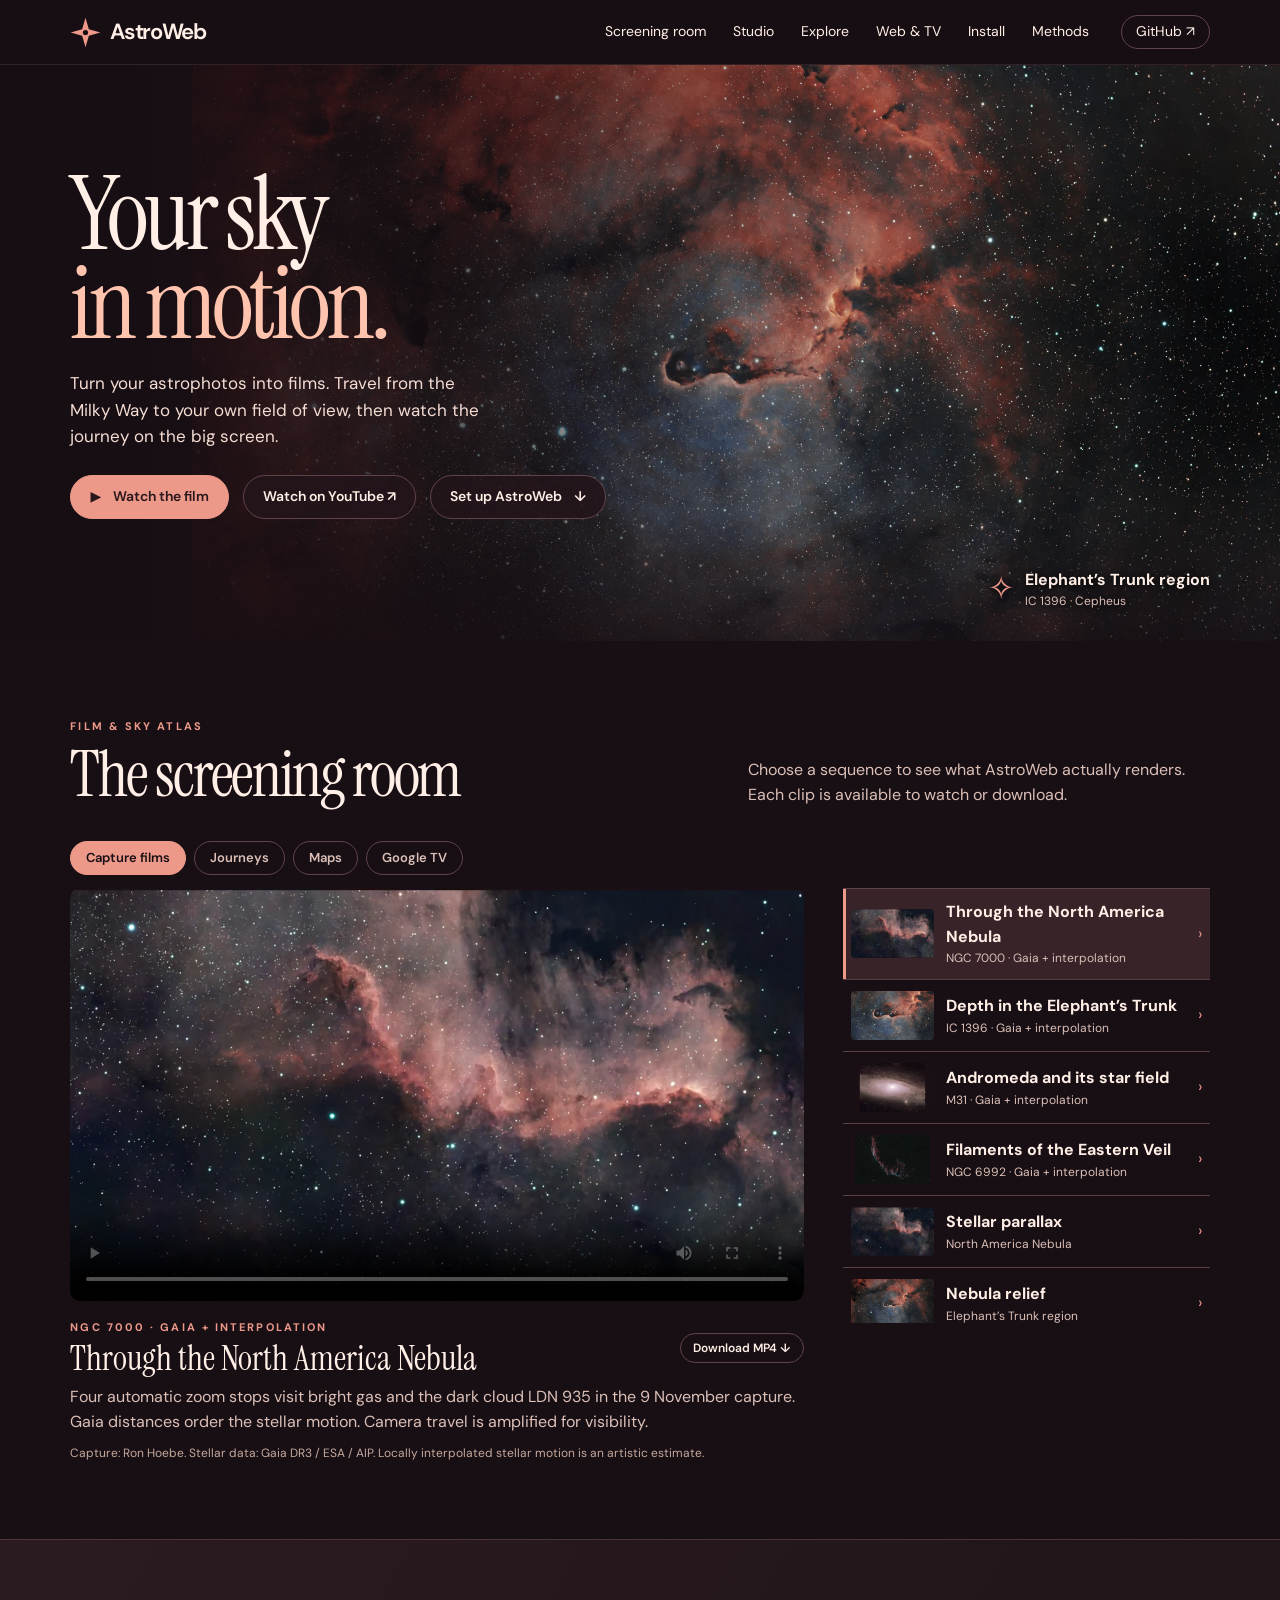
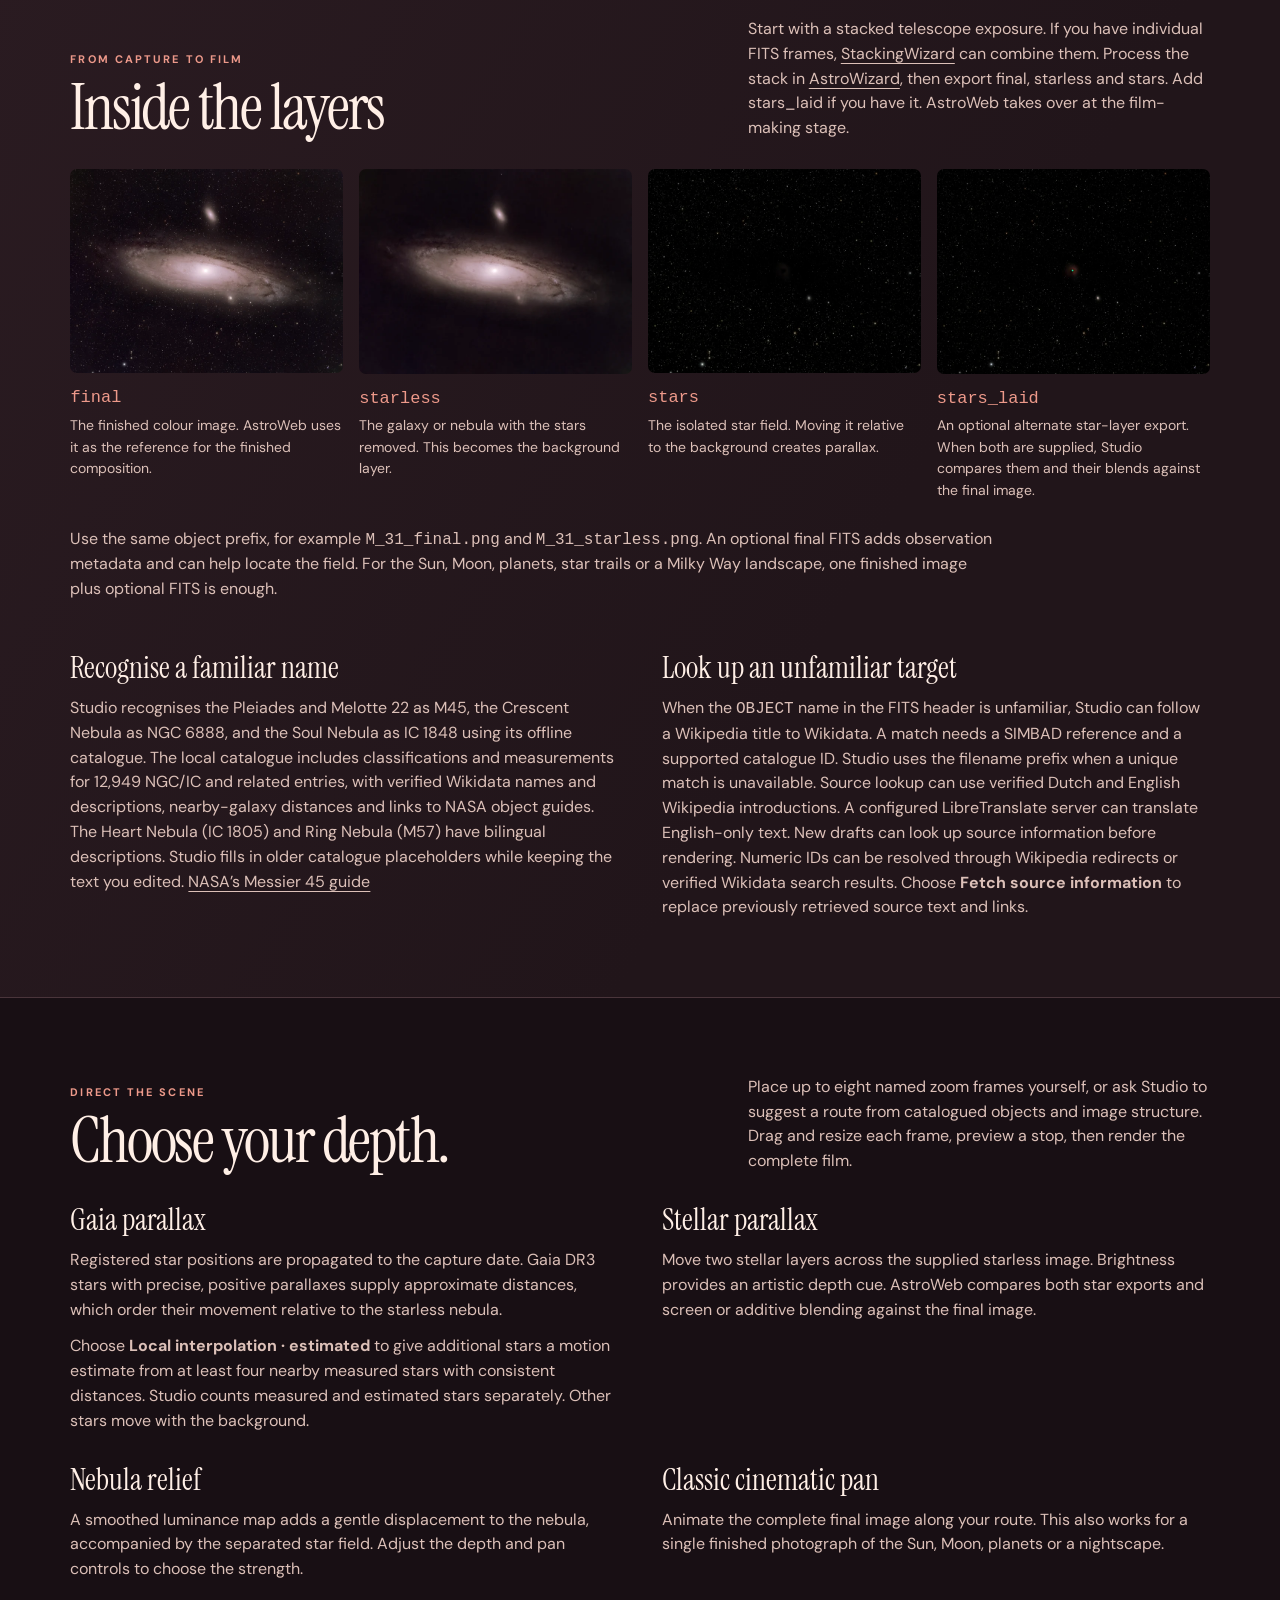
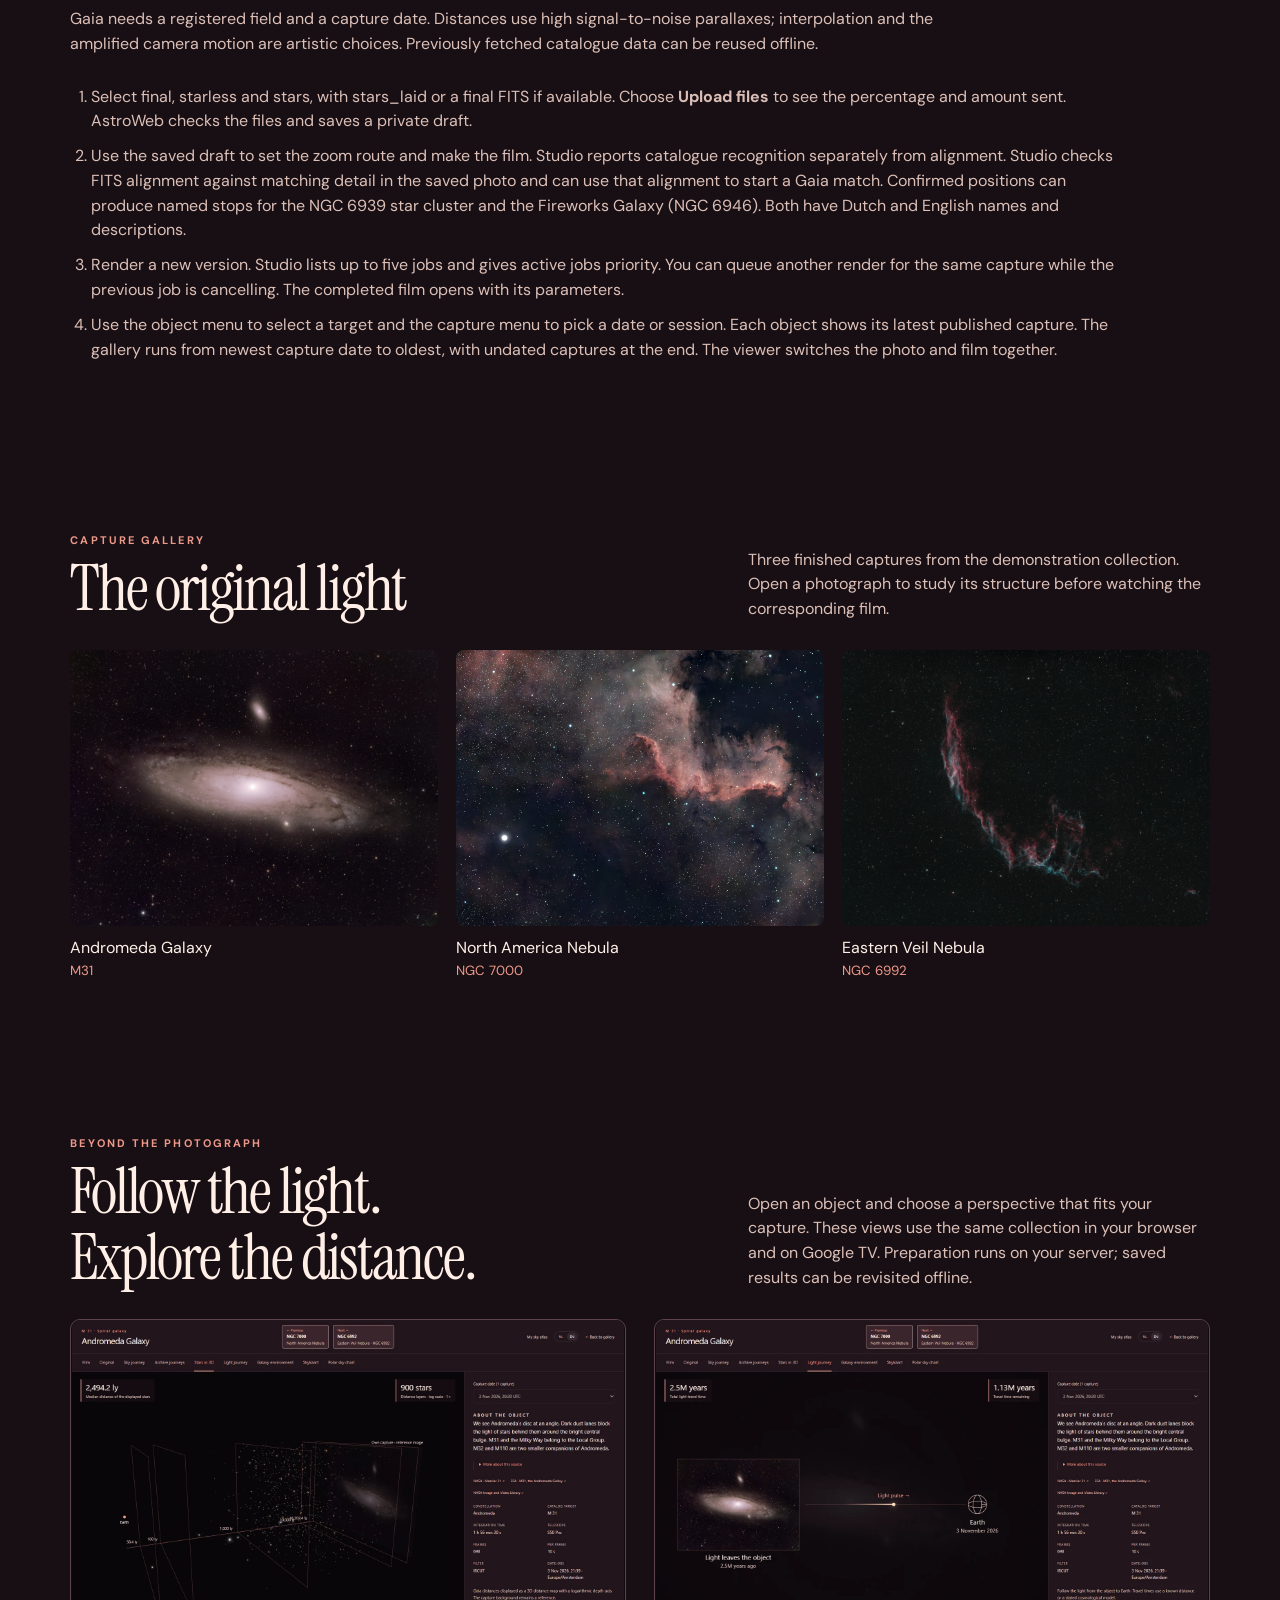
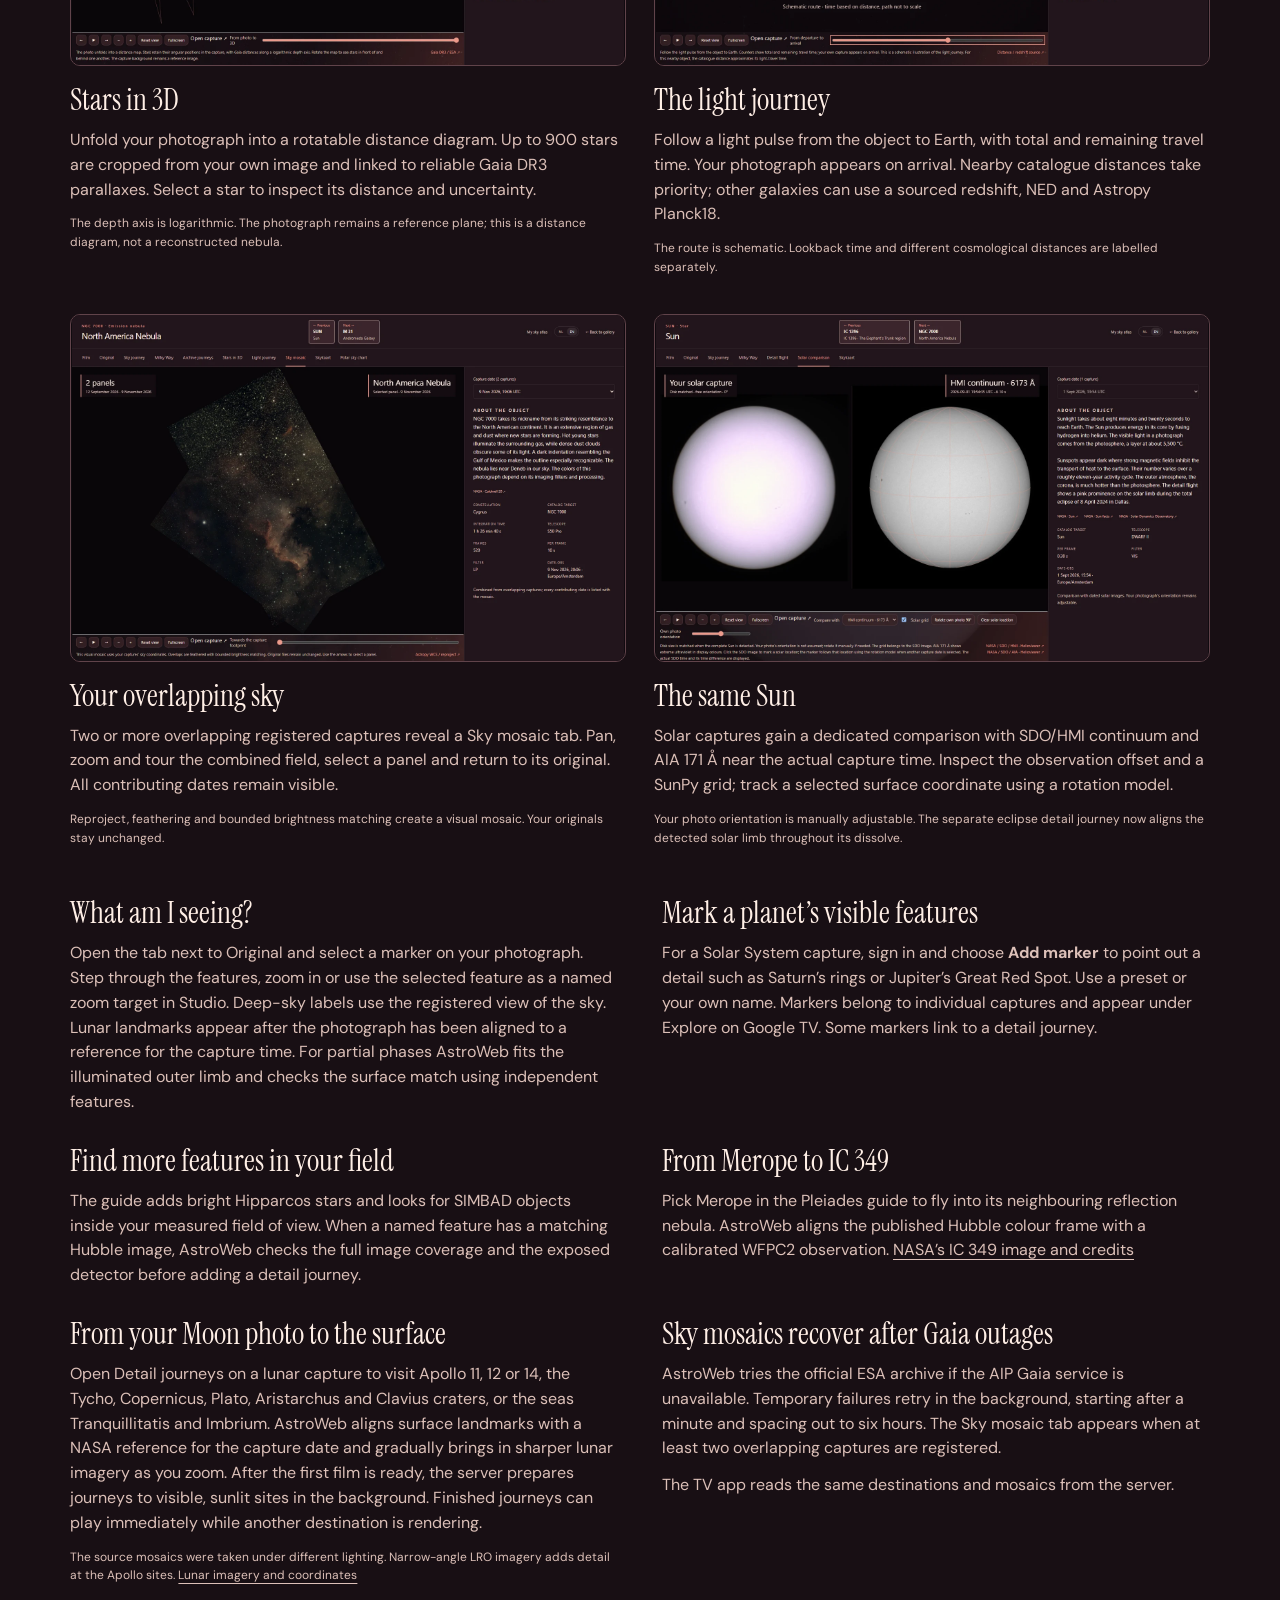
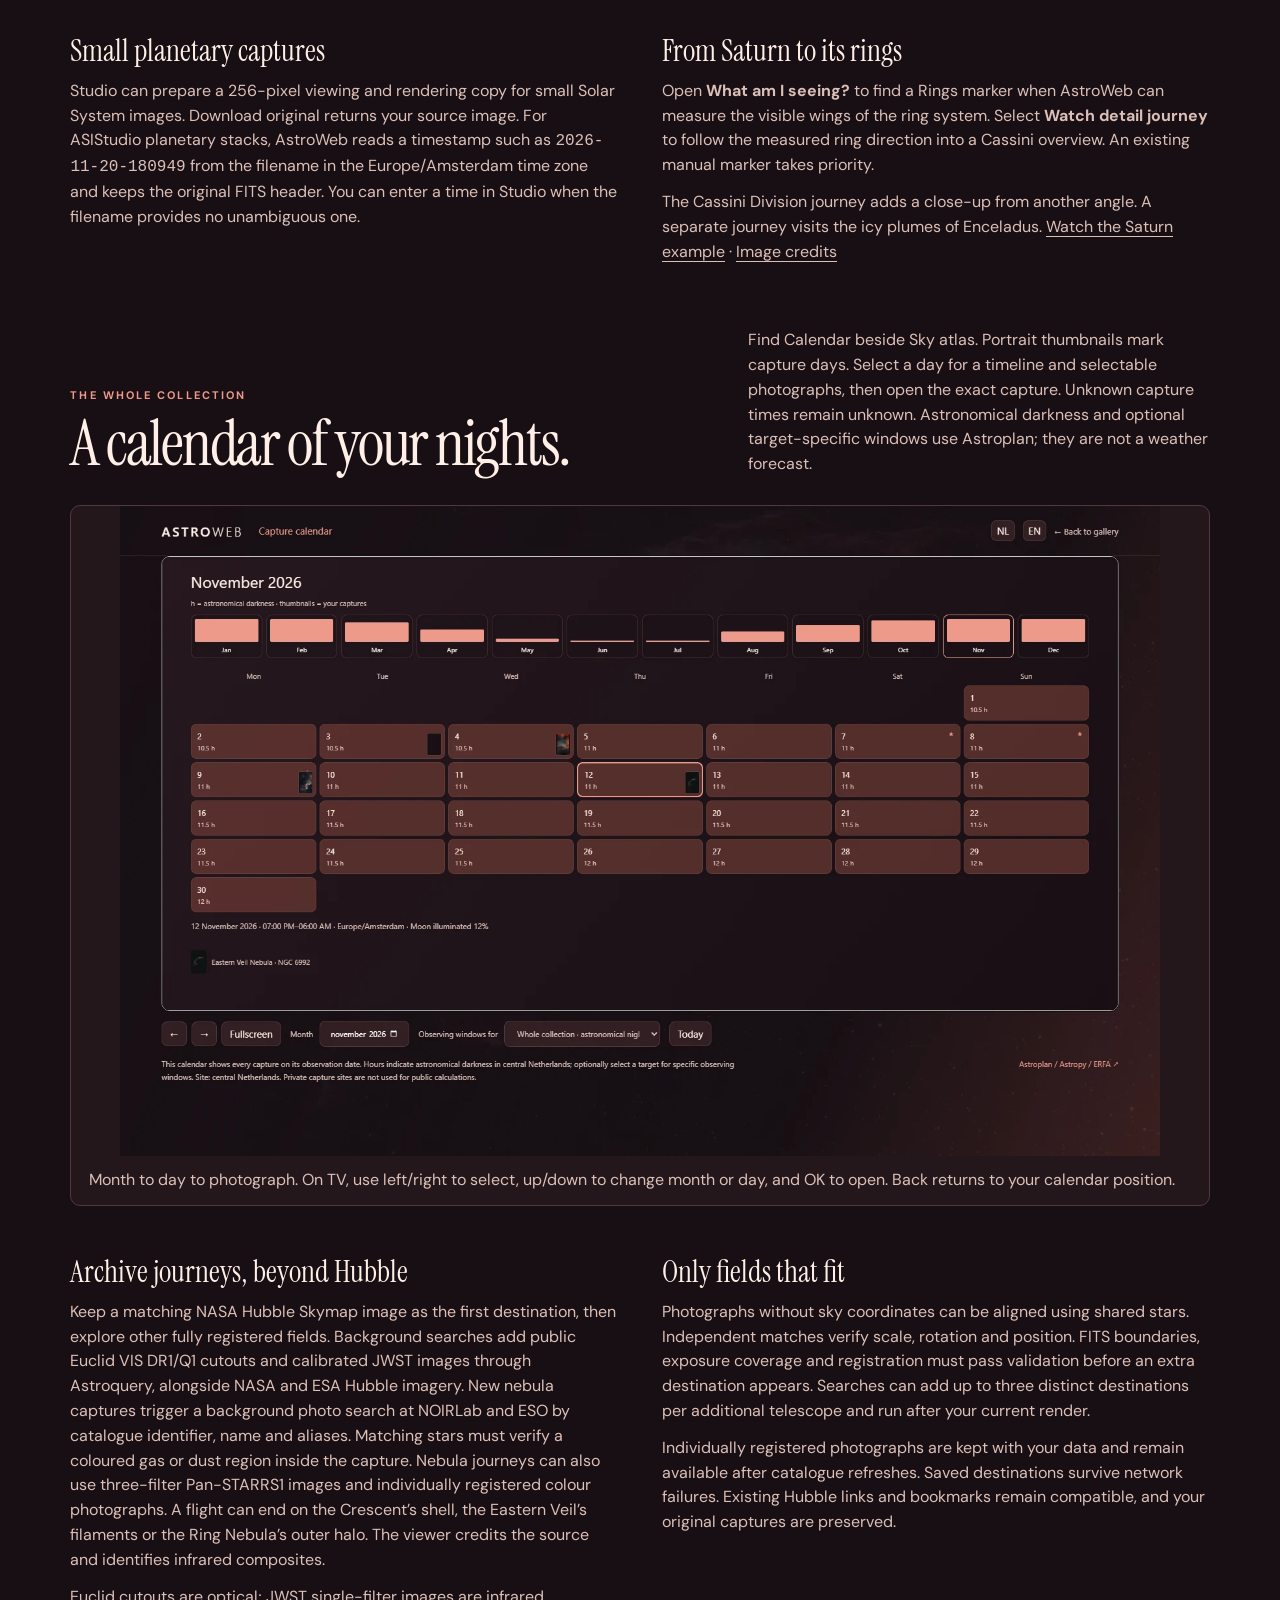
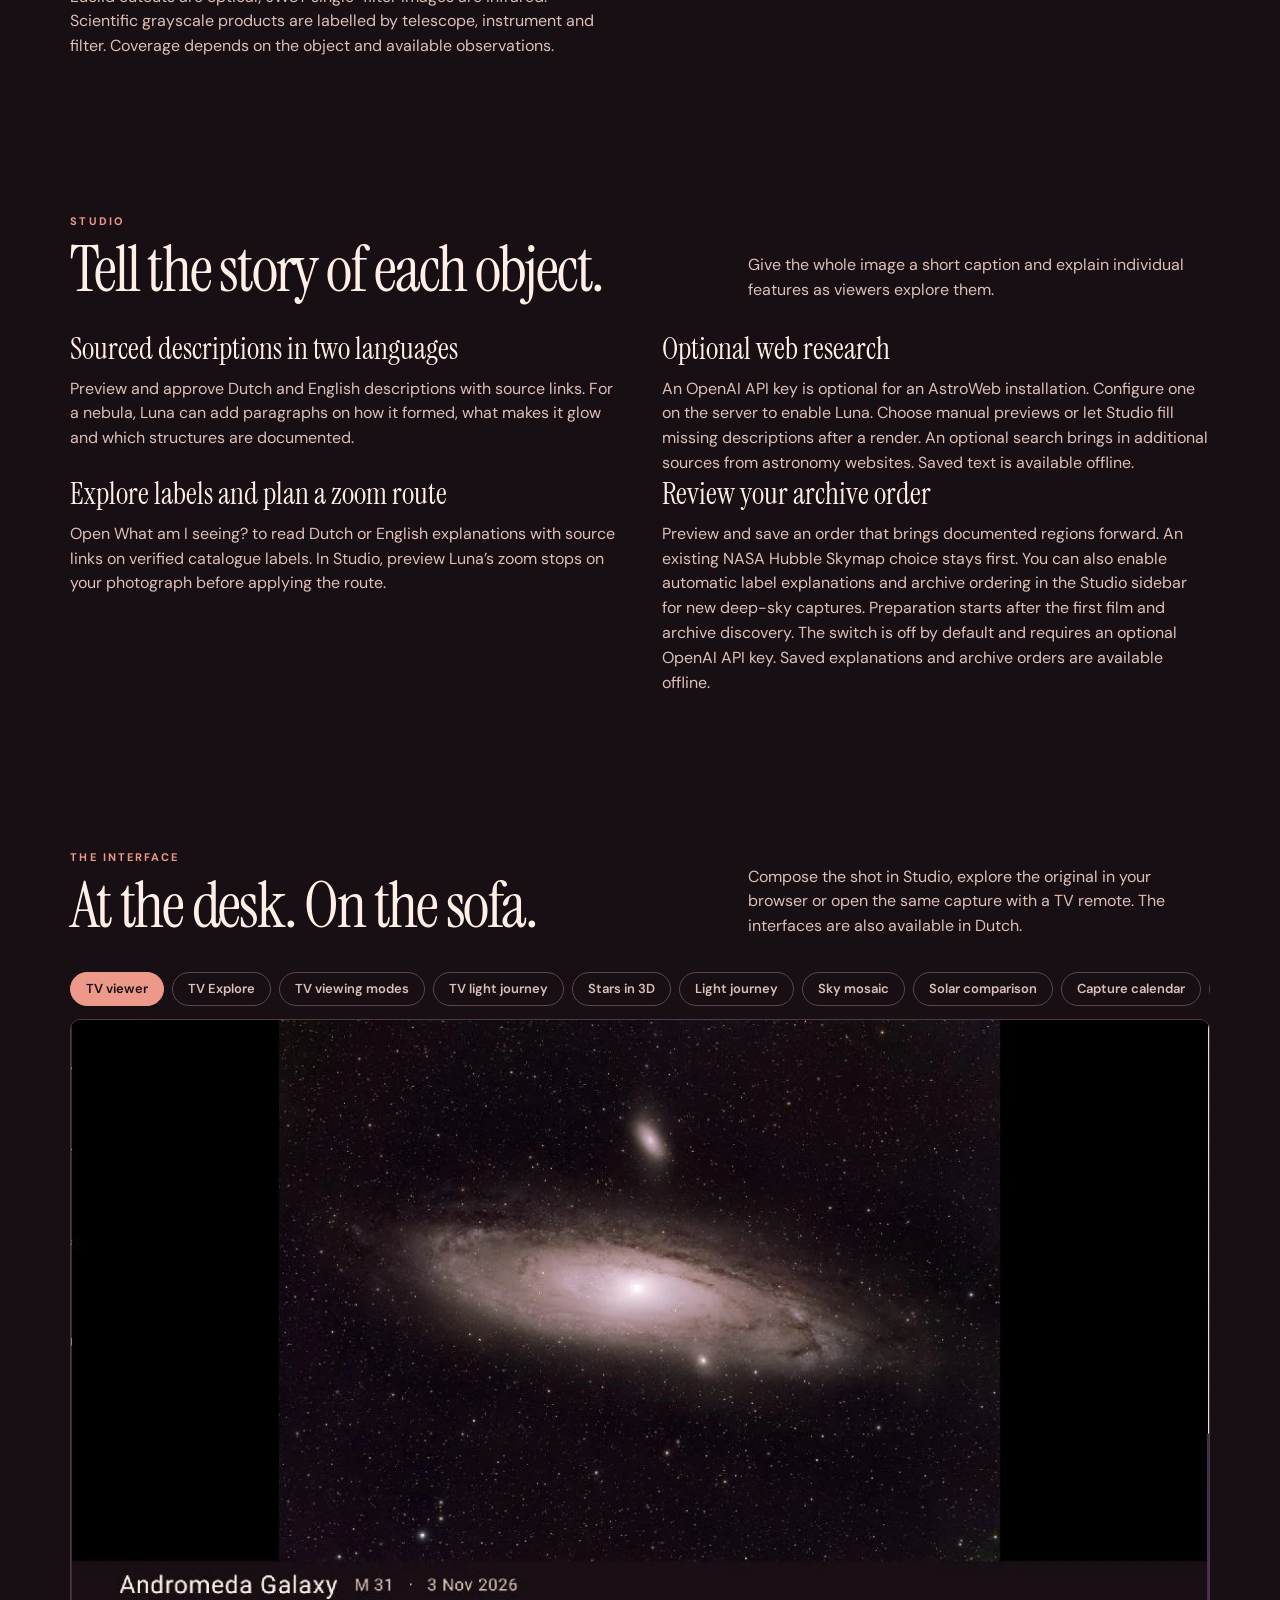
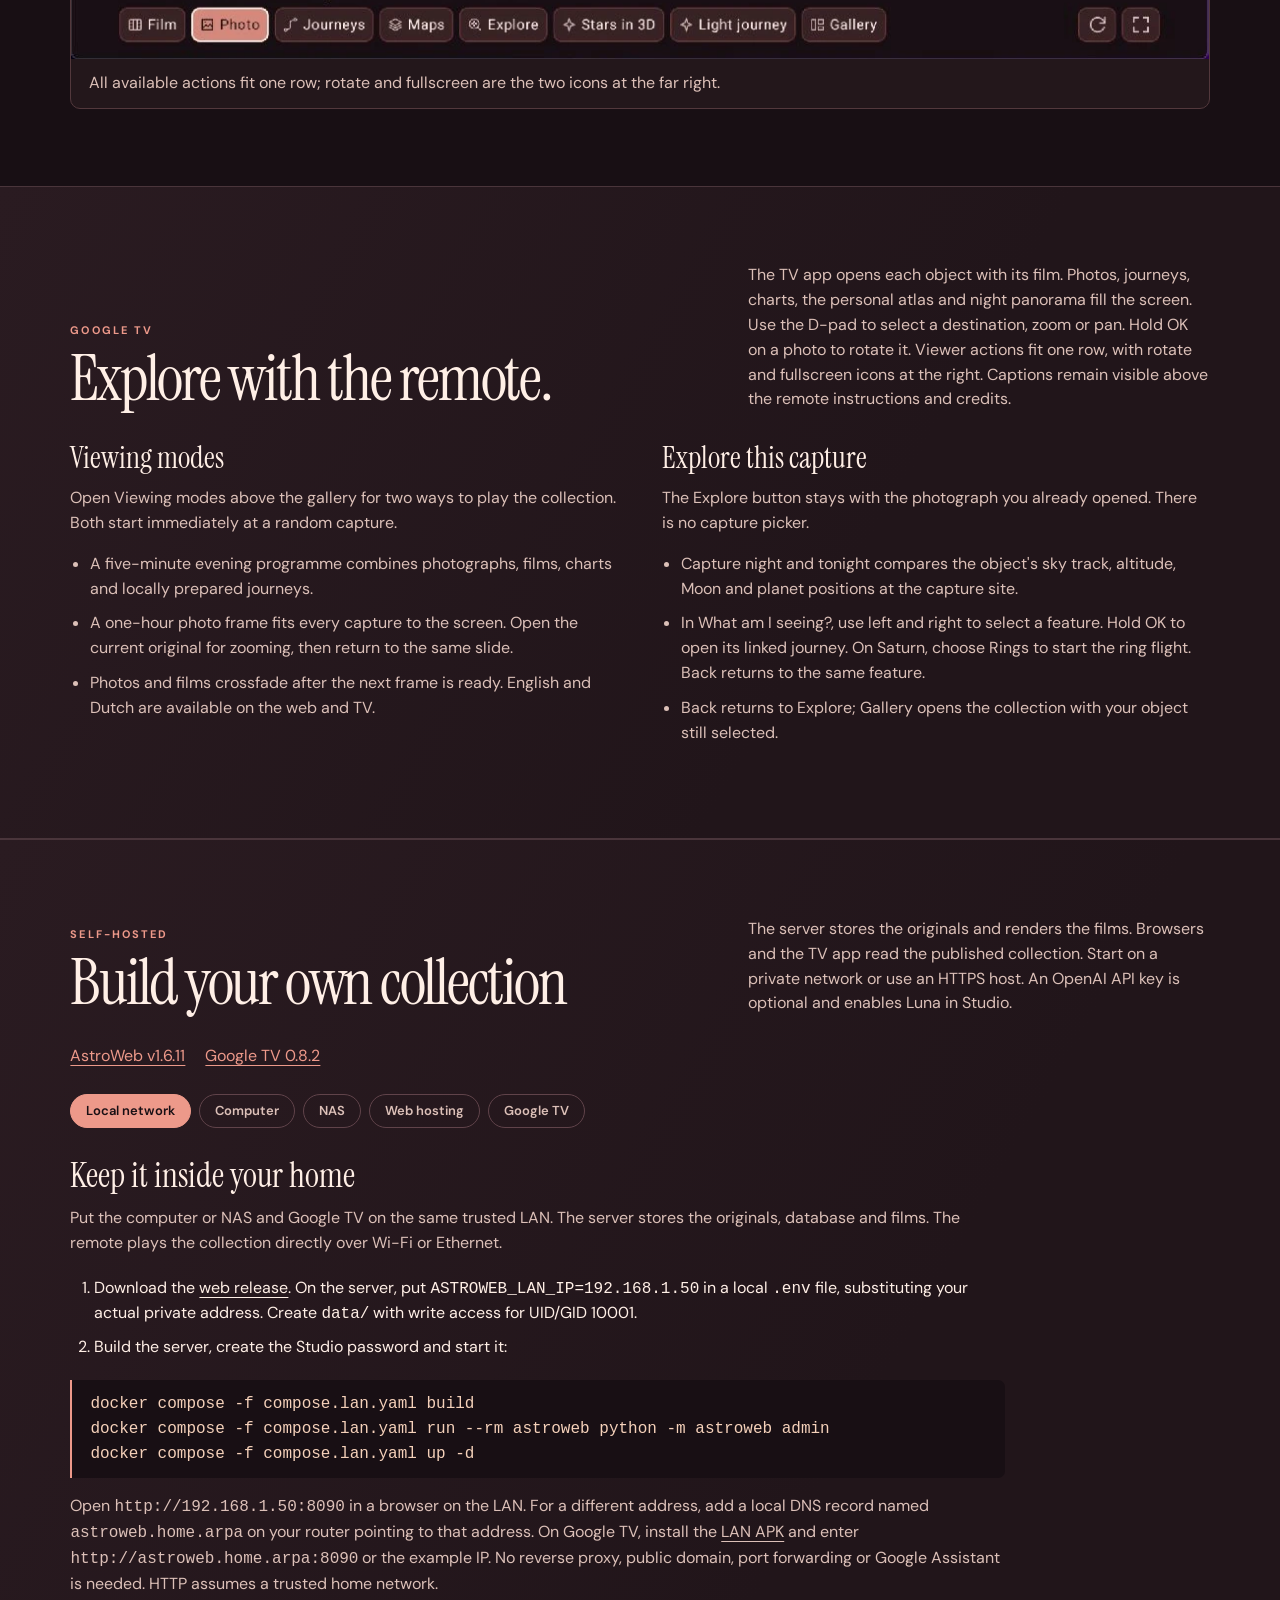
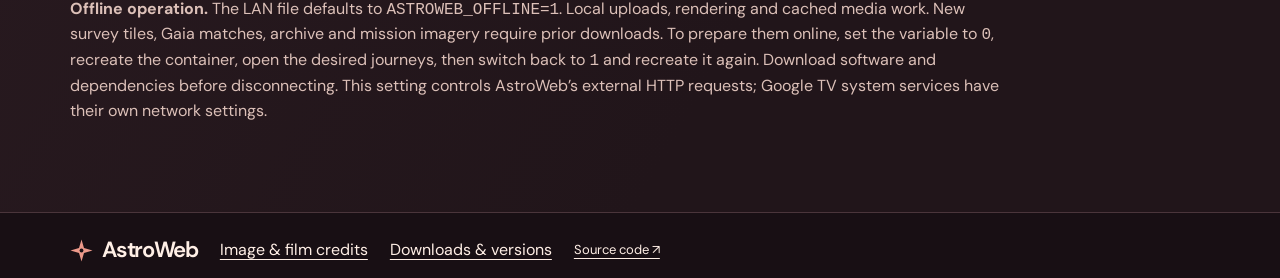
<file: pages/index.html>
<!doctype html>
<html lang="en">
<head>
<meta charset="utf-8"><meta name="viewport" content="width=device-width,initial-scale=1"><meta name="theme-color" content="#180f14">
<title>AstroWeb — Your sky in motion</title><meta name="description" content="Turn astrophotography captures into films, follow their footprints across the sky, and watch your own collection on Google TV.">
<link rel="icon" href="mark.svg"><link rel="stylesheet" href="site.css"><script defer src="library.js"></script><script defer src="site.js"></script>
</head>
<body>
<a class="skip" href="#main">Skip to content</a>
<header class="nav"><div class="wrap nav-inner"><a href="#" class="brand"><img src="mark.svg" width="31" height="31" alt="">AstroWeb</a><nav aria-label="Primary"><a href="#cinema">Screening room</a><a href="#studio">Studio</a><a href="#explore">Explore</a><a href="#screens">Web &amp; TV</a><a href="#install">Install</a><a href="#direct">Methods</a></nav><a class="repo" href="https://github.com/RAHoebe/AstroWeb">GitHub ↗</a></div></header>
<main id="main">
<section class="hero" aria-labelledby="hero-title"><img class="hero-photo" src="media/elephant.webp" alt="The dark tip of the Elephant’s Trunk silhouetted against red emission and a field of stars" fetchpriority="high">
<div class="wrap hero-content"><h1 id="hero-title">Your sky<br><em>in motion.</em></h1><p>Turn your astrophotos into films. Travel from the Milky Way to your own field of view, then watch the journey on the big screen.</p>
<div class="buttons"><button class="primary" id="watch"><span aria-hidden="true">▶</span> Watch the film</button><a class="ghost" href="https://www.youtube.com/watch?v=mByBMSqRSbg">Watch on YouTube ↗</a><a href="#install" class="ghost">Set up AstroWeb <span aria-hidden="true">↓</span></a></div></div>
<div class="hero-caption"><span class="cross">✧</span><span><strong>Elephant’s Trunk region</strong><small>IC 1396 · Cepheus</small></span></div></section>

<section id="cinema" class="wrap section"><div class="section-head"><div><p class="kicker">Film &amp; sky atlas</p><h2>The screening room</h2></div><p>Choose a sequence to see what AstroWeb actually renders. Each clip is available to watch or download.</p></div>
<div id="groups" class="switches" aria-label="Browse clips"></div>
<div class="cinema"><div class="feature"><video id="player" controls preload="none" playsinline poster="media/gaia-america-poster.webp"><source src="media/gaia-america.mp4" type="video/mp4">Your browser cannot play this film.</video><div class="film-info"><div><p id="film-type" class="kicker"></p><h3 id="film-title">Through the North America Nebula</h3></div><a class="download" id="film-download" href="media/gaia-america.mp4" download>Download MP4 ↓</a></div><p id="film-description"></p><p id="film-credit" class="credit"></p></div>
<div id="playlist" class="playlist" aria-label="Select a clip"></div></div><noscript><p>JavaScript enables the film selector. All clips are also listed in the <a href="production/media-index.md">media index</a>.</p></noscript></section>

<section class="band" id="studio"><div class="wrap section"><div class="section-head"><div><p class="kicker">From capture to film</p><h2>Inside the layers</h2></div><p>Start with a stacked telescope exposure. If you have individual FITS frames, <a href="https://astrowizard.lukomatico.com/stackingwizard.html">StackingWizard</a> can combine them. Process the stack in <a href="https://astrowizard.lukomatico.com/">AstroWizard</a>, then export final, starless and stars. Add stars_laid if you have it. AstroWeb takes over at the film-making stage.</p></div>
<div class="layers">
<figure><img src="media/layer-final.webp" alt="Final processed Andromeda image with stars" loading="lazy"><figcaption><code>final</code><p>The finished colour image. AstroWeb uses it as the reference for the finished composition.</p></figcaption></figure>
<figure><img src="media/layer-starless.webp" alt="Andromeda’s dust lanes and core without the star field" loading="lazy"><figcaption><code>starless</code><p>The galaxy or nebula with the stars removed. This becomes the background layer.</p></figcaption></figure>
<figure><img src="media/layer-stars.webp" alt="Isolated point sources on a black background" loading="lazy"><figcaption><code>stars</code><p>The isolated star field. Moving it relative to the background creates parallax.</p></figcaption></figure>
<figure><img src="media/layer-stars_laid.webp" alt="Second star-layer export from the same AstroWizard project" loading="lazy"><figcaption><code>stars_laid</code><p>An optional alternate star-layer export. When both are supplied, Studio compares them and their blends against the final image.</p></figcaption></figure>
</div><p class="note">Use the same object prefix, for example <code>M_31_final.png</code> and <code>M_31_starless.png</code>. An optional final FITS adds observation metadata and can help locate the field. For the Sun, Moon, planets, star trails or a Milky Way landscape, one finished image plus optional FITS is enough.</p>
<div class="method-grid archive-story" id="object-identification">
<article><h3>Recognise a familiar name</h3><p>Studio recognises the Pleiades and Melotte 22 as M45, the Crescent Nebula as NGC 6888, and the Soul Nebula as IC 1848 using its offline catalogue. The local catalogue includes classifications and measurements for 12,949 NGC/IC and related entries, with verified Wikidata names and descriptions, nearby-galaxy distances and links to NASA object guides. The Heart Nebula (IC 1805) and Ring Nebula (M57) have bilingual descriptions. Studio fills in older catalogue placeholders while keeping the text you edited. <a href="https://science.nasa.gov/mission/hubble/science/explore-the-night-sky/hubble-messier-catalog/messier-45/">NASA’s Messier 45 guide</a></p></article>
<article><h3>Look up an unfamiliar target</h3><p>When the <code>OBJECT</code> name in the FITS header is unfamiliar, Studio can follow a Wikipedia title to Wikidata. A match needs a SIMBAD reference and a supported catalogue ID. Studio uses the filename prefix when a unique match is unavailable. Source lookup can use verified Dutch and English Wikipedia introductions. A configured LibreTranslate server can translate English-only text. New drafts can look up source information before rendering. Numeric IDs can be resolved through Wikipedia redirects or verified Wikidata search results. Choose <strong>Fetch source information</strong> to replace previously retrieved source text and links.</p></article>
</div></div></section>


<section class="wrap section" id="direct">
  <div class="section-head"><div><p class="kicker">Direct the scene</p><h2>Choose your depth.</h2></div><p>Place up to eight named zoom frames yourself, or ask Studio to suggest a route from catalogued objects and image structure. Drag and resize each frame, preview a stop, then render the complete film.</p></div>
  <div class="method-grid">
    <article><h3>Gaia parallax</h3><p>Registered star positions are propagated to the capture date. Gaia DR3 stars with precise, positive parallaxes supply approximate distances, which order their movement relative to the starless nebula.</p><p>Choose <strong>Local interpolation · estimated</strong> to give additional stars a motion estimate from at least four nearby measured stars with consistent distances. Studio counts measured and estimated stars separately. Other stars move with the background.</p></article>
    <article><h3>Stellar parallax</h3><p>Move two stellar layers across the supplied starless image. Brightness provides an artistic depth cue. AstroWeb compares both star exports and screen or additive blending against the final image.</p></article>
    <article><h3>Nebula relief</h3><p>A smoothed luminance map adds a gentle displacement to the nebula, accompanied by the separated star field. Adjust the depth and pan controls to choose the strength.</p></article>
    <article><h3>Classic cinematic pan</h3><p>Animate the complete final image along your route. This also works for a single finished photograph of the Sun, Moon, planets or a nightscape.</p></article>
  </div>
  <p class="note">Gaia needs a registered field and a capture date. Distances use high signal-to-noise parallaxes; interpolation and the amplified camera motion are artistic choices. Previously fetched catalogue data can be reused offline.</p>
  <ol class="workflow"><li>Select final, starless and stars, with stars_laid or a final FITS if available. Choose <strong>Upload files</strong> to see the percentage and amount sent. AstroWeb checks the files and saves a private draft.</li><li>Use the saved draft to set the zoom route and make the film. Studio reports catalogue recognition separately from alignment. Studio checks FITS alignment against matching detail in the saved photo and can use that alignment to start a Gaia match. Confirmed positions can produce named stops for the NGC 6939 star cluster and the Fireworks Galaxy (NGC 6946). Both have Dutch and English names and descriptions.</li><li>Render a new version. Studio lists up to five jobs and gives active jobs priority. You can queue another render for the same capture while the previous job is cancelling. The completed film opens with its parameters.</li><li>Use the object menu to select a target and the capture menu to pick a date or session. Each object shows its latest published capture. The gallery runs from newest capture date to oldest, with undated captures at the end. The viewer switches the photo and film together.</li></ol>
</section>

<section class="wrap section"><div class="section-head"><div><p class="kicker">Capture gallery</p><h2>The original light</h2></div><p>Three finished captures from the demonstration collection. Open a photograph to study its structure before watching the corresponding film.</p></div>
<div class="prints"><figure><button data-print="andromeda" aria-label="Open Andromeda Galaxy photograph"><img src="media/andromeda.webp" loading="lazy" alt="Andromeda’s bright nucleus and dark dust lanes"></button><figcaption>Andromeda Galaxy <small>M31</small></figcaption></figure><figure><button data-print="america" aria-label="Open North America Nebula photograph"><img src="media/america.webp" loading="lazy" alt="A dark coast of dust against glowing red gas"></button><figcaption>North America Nebula <small>NGC 7000</small></figcaption></figure><figure><button data-print="veil" aria-label="Open Eastern Veil Nebula photograph"><img src="media/veil.webp" loading="lazy" alt="Interwoven red and blue filaments of the Veil"></button><figcaption>Eastern Veil Nebula <small>NGC 6992</small></figcaption></figure></div></section>
<section id="explore" class="wrap section"><div class="section-head"><div><p class="kicker">Beyond the photograph</p><h2>Follow the light.<br>Explore the distance.</h2></div><p>Open an object and choose a perspective that fits your capture. These views use the same collection in your browser and on Google TV. Preparation runs on your server; saved results can be revisited offline.</p></div>
<div class="explore-grid">
<article><img src="media/viewer-space.webp" loading="lazy" alt="English object viewer with real stellar image crops unfolded along Gaia distance layers"><h3>Stars in 3D</h3><p>Unfold your photograph into a rotatable distance diagram. Up to 900 stars are cropped from your own image and linked to reliable Gaia DR3 parallaxes. Select a star to inspect its distance and uncertainty.</p><p class="credit">The depth axis is logarithmic. The photograph remains a reference plane; this is a distance diagram, not a reconstructed nebula.</p></article>
<article><img src="media/viewer-cosmic.webp" loading="lazy" alt="A luminous pulse travelling from Andromeda towards Earth with elapsed and remaining travel times"><h3>The light journey</h3><p>Follow a light pulse from the object to Earth, with total and remaining travel time. Your photograph appears on arrival. Nearby catalogue distances take priority; other galaxies can use a sourced redshift, NED and Astropy Planck18.</p><p class="credit">The route is schematic. Lookback time and different cosmological distances are labelled separately.</p></article>
<article><img src="media/viewer-mosaic.webp" loading="lazy" alt="Two overlapping North America Nebula captures combined into one image, with both capture dates visible"><h3>Your overlapping sky</h3><p>Two or more overlapping registered captures reveal a Sky mosaic tab. Pan, zoom and tour the combined field, select a panel and return to its original. All contributing dates remain visible.</p><p class="credit">Reproject, feathering and bounded brightness matching create a visual mosaic. Your originals stay unchanged.</p></article>
<article><img src="media/viewer-solar.webp" loading="lazy" alt="Solar comparison of the photographer's own Sun image and a dated SDO reference"><h3>The same Sun</h3><p>Solar captures gain a dedicated comparison with SDO/HMI continuum and AIA 171 Å near the actual capture time. Inspect the observation offset and a SunPy grid; track a selected surface coordinate using a rotation model.</p><p class="credit">Your photo orientation is manually adjustable. The separate eclipse detail journey now aligns the detected solar limb throughout its dissolve.</p></article>
</div>
<div class="method-grid archive-story">
<article><h3>What am I seeing?</h3><p>Open the tab next to Original and select a marker on your photograph. Step through the features, zoom in or use the selected feature as a named zoom target in Studio. Deep-sky labels use the registered view of the sky. Lunar landmarks appear after the photograph has been aligned to a reference for the capture time. For partial phases AstroWeb fits the illuminated outer limb and checks the surface match using independent features.</p></article>
<article><h3>Mark a planet’s visible features</h3><p>For a Solar System capture, sign in and choose <strong>Add marker</strong> to point out a detail such as Saturn’s rings or Jupiter’s Great Red Spot. Use a preset or your own name. Markers belong to individual captures and appear under Explore on Google TV. Some markers link to a detail journey.</p></article>
<article><h3>Find more features in your field</h3><p>The guide adds bright Hipparcos stars and looks for SIMBAD objects inside your measured field of view. When a named feature has a matching Hubble image, AstroWeb checks the full image coverage and the exposed detector before adding a detail journey.</p></article>
<article><h3>From Merope to IC 349</h3><p>Pick Merope in the Pleiades guide to fly into its neighbouring reflection nebula. AstroWeb aligns the published Hubble colour frame with a calibrated WFPC2 observation. <a href="https://science.nasa.gov/asset/hubble/ghostly-reflections-in-the-pleiades/">NASA’s IC 349 image and credits</a></p></article>
<article><h3>From your Moon photo to the surface</h3><p>Open Detail journeys on a lunar capture to visit Apollo 11, 12 or 14, the Tycho, Copernicus, Plato, Aristarchus and Clavius craters, or the seas Tranquillitatis and Imbrium. AstroWeb aligns surface landmarks with a NASA reference for the capture date and gradually brings in sharper lunar imagery as you zoom. After the first film is ready, the server prepares journeys to visible, sunlit sites in the background. Finished journeys can play immediately while another destination is rendering.</p><p class="credit">The source mosaics were taken under different lighting. Narrow-angle LRO imagery adds detail at the Apollo sites. <a href="credits.html#lunar">Lunar imagery and coordinates</a></p></article>
<article><h3>Sky mosaics recover after Gaia outages</h3><p>AstroWeb tries the official ESA archive if the AIP Gaia service is unavailable. Temporary failures retry in the background, starting after a minute and spacing out to six hours. The Sky mosaic tab appears when at least two overlapping captures are registered.</p><p>The TV app reads the same destinations and mosaics from the server.</p></article>
</div>
<div class="method-grid archive-story" id="small-planetary-captures">
<article><h3>Small planetary captures</h3><p>Studio can prepare a 256-pixel viewing and rendering copy for small Solar System images. Download original returns your source image. For ASIStudio planetary stacks, AstroWeb reads a timestamp such as <code>2026-11-20-180949</code> from the filename in the Europe/Amsterdam time zone and keeps the original FITS header. You can enter a time in Studio when the filename provides no unambiguous one.</p></article>
<article><h3>From Saturn to its rings</h3><p>Open <strong>What am I seeing?</strong> to find a Rings marker when AstroWeb can measure the visible wings of the ring system. Select <strong>Watch detail journey</strong> to follow the measured ring direction into a Cassini overview. An existing manual marker takes priority.</p><p>The Cassini Division journey adds a close-up from another angle. A separate journey visits the icy plumes of Enceladus. <a href="#saturn-rings">Watch the Saturn example</a> · <a href="credits.html#saturn">Image credits</a></p></article>
</div>
<div class="section-head calendar-story"><div><p class="kicker">The whole collection</p><h2>A calendar of your nights.</h2></div><p>Find Calendar beside Sky atlas. Portrait thumbnails mark capture days. Select a day for a timeline and selectable photographs, then open the exact capture. Unknown capture times remain unknown. Astronomical darkness and optional target-specific windows use Astroplan; they are not a weather forecast.</p></div>
<figure class="screenshot"><img src="media/calendar-month.webp" loading="lazy" alt="English November capture calendar with portrait thumbnails and a selected-day preview"><figcaption>Month to day to photograph. On TV, use left/right to select, up/down to change month or day, and OK to open. Back returns to your calendar position.</figcaption></figure>
<div class="method-grid archive-story"><article><h3>Archive journeys, beyond Hubble</h3><p>Keep a matching NASA Hubble Skymap image as the first destination, then explore other fully registered fields. Background searches add public Euclid VIS DR1/Q1 cutouts and calibrated JWST images through Astroquery, alongside NASA and ESA Hubble imagery. New nebula captures trigger a background photo search at NOIRLab and ESO by catalogue identifier, name and aliases. Matching stars must verify a coloured gas or dust region inside the capture. Nebula journeys can also use three-filter Pan-STARRS1 images and individually registered colour photographs. A flight can end on the Crescent’s shell, the Eastern Veil’s filaments or the Ring Nebula’s outer halo. The viewer credits the source and identifies infrared composites.</p><p>Euclid cutouts are optical; JWST single-filter images are infrared. Scientific grayscale products are labelled by telescope, instrument and filter. Coverage depends on the object and available observations.</p></article><article><h3>Only fields that fit</h3><p>Photographs without sky coordinates can be aligned using shared stars. Independent matches verify scale, rotation and position. FITS boundaries, exposure coverage and registration must pass validation before an extra destination appears. Searches can add up to three distinct destinations per additional telescope and run after your current render.</p><p>Individually registered photographs are kept with your data and remain available after catalogue refreshes. Saved destinations survive network failures. Existing Hubble links and bookmarks remain compatible, and your original captures are preserved.</p></article></div>
</section>

<section class="wrap section" id="object-descriptions">
<div class="section-head"><div><p class="kicker">Studio</p><h2>Tell the story of each object.</h2></div><p>Give the whole image a short caption and explain individual features as viewers explore them.</p></div>
<div class="method-grid"><article><h3>Sourced descriptions in two languages</h3><p>Preview and approve Dutch and English descriptions with source links. For a nebula, Luna can add paragraphs on how it formed, what makes it glow and which structures are documented.</p></article><article><h3>Optional web research</h3><p>An OpenAI API key is optional for an AstroWeb installation. Configure one on the server to enable Luna. Choose manual previews or let Studio fill missing descriptions after a render. An optional search brings in additional sources from astronomy websites. Saved text is available offline.</p></article></div>
<div class="method-grid"><article><h3>Explore labels and plan a zoom route</h3><p>Open What am I seeing? to read Dutch or English explanations with source links on verified catalogue labels. In Studio, preview Luna’s zoom stops on your photograph before applying the route.</p></article><article><h3>Review your archive order</h3><p>Preview and save an order that brings documented regions forward. An existing NASA Hubble Skymap choice stays first. You can also enable automatic label explanations and archive ordering in the Studio sidebar for new deep-sky captures. Preparation starts after the first film and archive discovery. The switch is off by default and requires an optional OpenAI API key. Saved explanations and archive orders are available offline.</p></article></div>
</section>

<section id="screens" class="wrap section"><div class="section-head"><div><p class="kicker">The interface</p><h2>At the desk. On the sofa.</h2></div><p>Compose the shot in Studio, explore the original in your browser or open the same capture with a TV remote. The interfaces are also available in Dutch.</p></div>
<div class="switches" id="screen-tabs" aria-label="Choose a screenshot"></div><figure class="screenshot"><button id="expand" aria-label="Enlarge screenshot"><img id="screen-img" src="media/tv-gallery.webp" alt="The Google TV gallery" loading="lazy"></button><figcaption id="screen-caption"></figcaption></figure></section>


<section class="band"><div class="wrap section">
  <div class="section-head"><div><p class="kicker">Google TV</p><h2>Explore with the remote.</h2></div><p>The TV app opens each object with its film. Photos, journeys, charts, the personal atlas and night panorama fill the screen. Use the D-pad to select a destination, zoom or pan. Hold OK on a photo to rotate it. Viewer actions fit one row, with rotate and fullscreen icons at the right. Captions remain visible above the remote instructions and credits.</p></div>
  <div class="method-grid"><article><h3>Viewing modes</h3><p>Open Viewing modes above the gallery for two ways to play the collection. Both start immediately at a random capture.</p><ul><li>A five-minute evening programme combines photographs, films, charts and locally prepared journeys.</li><li>A one-hour photo frame fits every capture to the screen. Open the current original for zooming, then return to the same slide.</li><li>Photos and films crossfade after the next frame is ready. English and Dutch are available on the web and TV.</li></ul></article><article><h3>Explore this capture</h3><p>The Explore button stays with the photograph you already opened. There is no capture picker.</p><ul><li>Capture night and tonight compares the object's sky track, altitude, Moon and planet positions at the capture site.</li><li>In What am I seeing?, use left and right to select a feature. Hold OK to open its linked journey. On Saturn, choose Rings to start the ring flight. Back returns to the same feature.</li><li>Back returns to Explore; Gallery opens the collection with your object still selected.</li></ul></article></div>
</div></section>

<section class="band" id="install"><div class="wrap section"><div class="section-head"><div><p class="kicker">Self-hosted</p><h2>Build your own collection</h2></div><p>The server stores the originals and renders the films. Browsers and the TV app read the published collection. Start on a private network or use an HTTPS host. An OpenAI API key is optional and enables Luna in Studio.</p></div>
<p class="version-links" id="downloads"><a data-product="web" href="https://github.com/RAHoebe/AstroWeb/releases/tag/v1.6.11">AstroWeb v1.6.11</a><a data-product="tv" href="https://github.com/RAHoebe/AstroWeb/releases/tag/tv-v0.8.2">Google TV 0.8.2</a></p>
<div class="switches" id="install-tabs" aria-label="Installation options"></div><div id="install-content" class="install-content"></div>
</div></section>

</main><footer class="wrap"><a class="brand" href="#"><img width="23" src="mark.svg" alt="">AstroWeb</a><a href="credits.html">Image &amp; film credits</a><a href="https://github.com/RAHoebe/AstroWeb/releases">Downloads &amp; versions</a><a href="https://github.com/RAHoebe/AstroWeb">Source code ↗</a></footer>
<dialog id="lightbox"><button id="close" class="ghost">Close ×</button><div id="lightbox-content"></div></dialog>
</body></html>
</file>
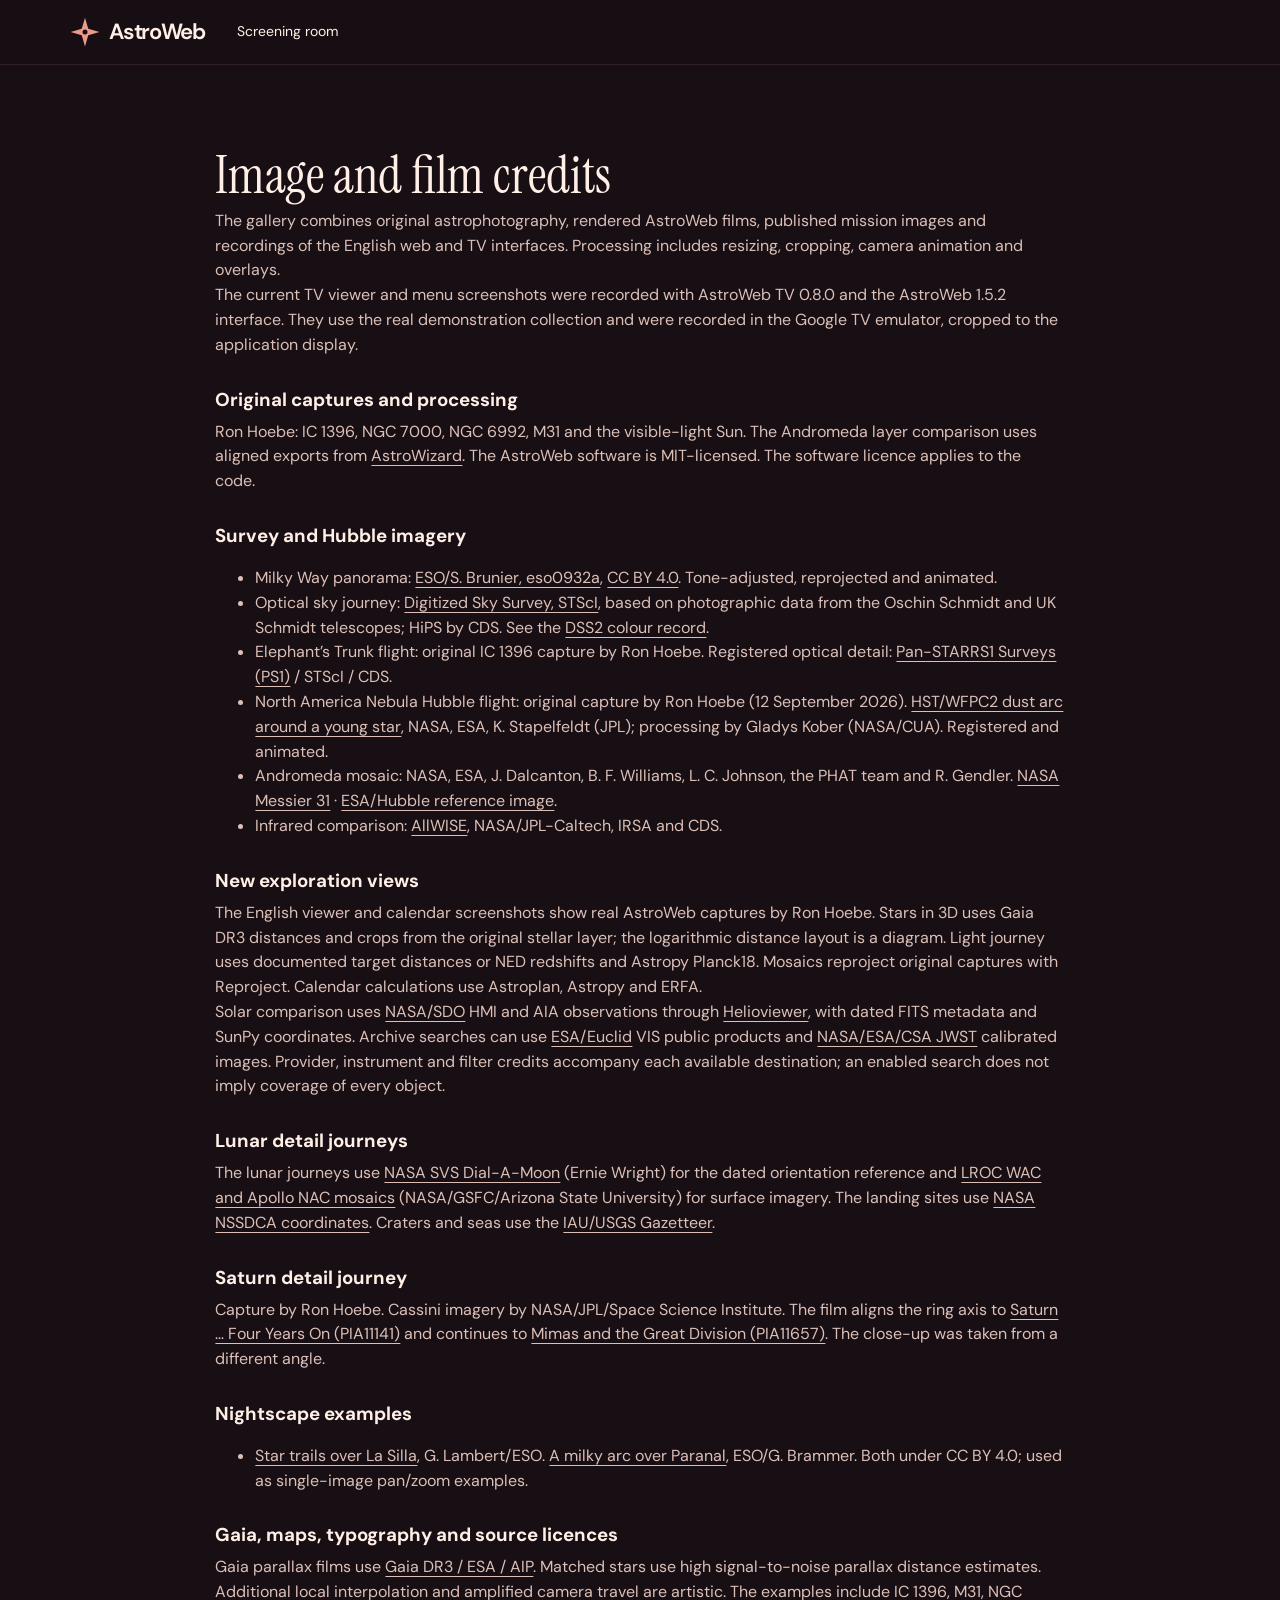
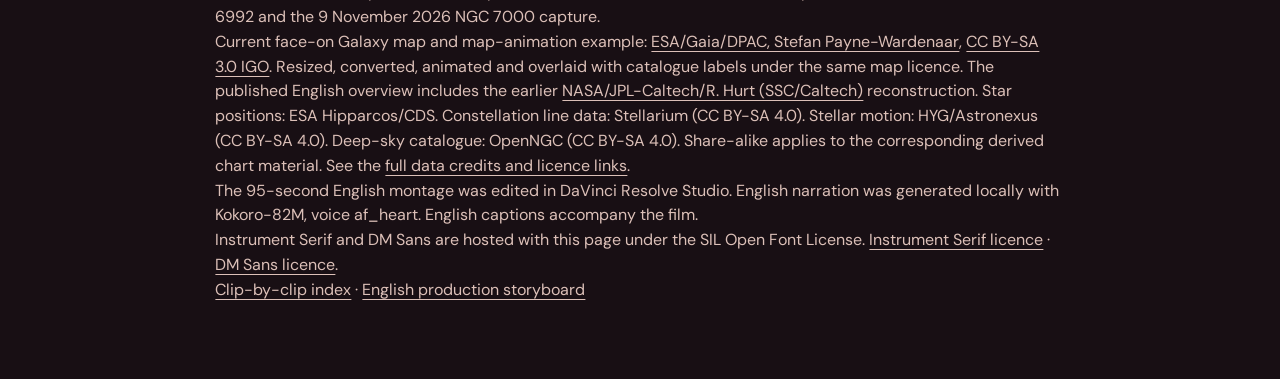
<file: pages/credits.html>
<!doctype html><html lang="en"><meta charset="utf-8"><meta name="viewport" content="width=device-width,initial-scale=1"><title>Image and film credits · AstroWeb</title><link rel="stylesheet" href="site.css"><link rel="icon" href="mark.svg"><header class="nav"><div class="wrap nav-inner"><a class="brand" href="index.html"><img width="30" src="mark.svg" alt="">AstroWeb</a><a href="index.html#cinema">Screening room</a></div></header><main class="wrap section sources"><h1>Image and film credits</h1><p>The gallery combines original astrophotography, rendered AstroWeb films, published mission images and recordings of the English web and TV interfaces. Processing includes resizing, cropping, camera animation and overlays.</p>
<p>The current TV viewer and menu screenshots were recorded with AstroWeb TV 0.8.0 and the AstroWeb 1.5.2 interface. They use the real demonstration collection and were recorded in the Google TV emulator, cropped to the application display.</p>
<h3>Original captures and processing</h3><p>Ron Hoebe: IC 1396, NGC 7000, NGC 6992, M31 and the visible-light Sun. The Andromeda layer comparison uses aligned exports from <a href="https://astrowizard.lukomatico.com/">AstroWizard</a>. The AstroWeb software is MIT-licensed. The software licence applies to the code.</p>
<h3>Survey and Hubble imagery</h3><ul>
<li>Milky Way panorama: <a href="https://www.eso.org/public/images/eso0932a/">ESO/S. Brunier, eso0932a</a>, <a href="https://creativecommons.org/licenses/by/4.0/">CC BY 4.0</a>. Tone-adjusted, reprojected and animated.</li>
<li>Optical sky journey: <a href="https://archive.stsci.edu/dss/">Digitized Sky Survey, STScI</a>, based on photographic data from the Oschin Schmidt and UK Schmidt telescopes; HiPS by CDS. See the <a href="https://alasky.cds.unistra.fr/MocServer/query?ID=CDS%2FP%2FDSS2%2Fcolor&amp;get=record&amp;fmt=html">DSS2 colour record</a>.</li>
<li>Elephant’s Trunk flight: original IC 1396 capture by Ron Hoebe. Registered optical detail: <a href="https://catalogs.mast.stsci.edu/panstarrs/">Pan-STARRS1 Surveys (PS1)</a> / STScI / CDS.</li>
<li>North America Nebula Hubble flight: original capture by Ron Hoebe (12 September 2026). <a href="https://science.nasa.gov/mission/hubble/science/explore-the-night-sky/hubble-caldwell-catalog/caldwell-20/">HST/WFPC2 dust arc around a young star</a>, NASA, ESA, K. Stapelfeldt (JPL); processing by Gladys Kober (NASA/CUA). Registered and animated.</li>
<li>Andromeda mosaic: NASA, ESA, J. Dalcanton, B. F. Williams, L. C. Johnson, the PHAT team and R. Gendler. <a href="https://science.nasa.gov/mission/hubble/science/explore-the-night-sky/hubble-messier-catalog/messier-31/">NASA Messier 31</a> · <a href="https://esahubble.org/images/heic1502a/">ESA/Hubble reference image</a>.</li>
<li>Infrared comparison: <a href="https://irsa.ipac.caltech.edu/Missions/wise.html">AllWISE</a>, NASA/JPL-Caltech, IRSA and CDS.</li></ul>
<h3>New exploration views</h3><p>The English viewer and calendar screenshots show real AstroWeb captures by Ron Hoebe. Stars in 3D uses Gaia DR3 distances and crops from the original stellar layer; the logarithmic distance layout is a diagram. Light journey uses documented target distances or NED redshifts and Astropy Planck18. Mosaics reproject original captures with Reproject. Calendar calculations use Astroplan, Astropy and ERFA.</p><p>Solar comparison uses <a href="https://sdo.gsfc.nasa.gov/">NASA/SDO</a> HMI and AIA observations through <a href="https://helioviewer.org/">Helioviewer</a>, with dated FITS metadata and SunPy coordinates. Archive searches can use <a href="https://www.cosmos.esa.int/web/euclid">ESA/Euclid</a> VIS public products and <a href="https://jwst.esac.esa.int/archive/">NASA/ESA/CSA JWST</a> calibrated images. Provider, instrument and filter credits accompany each available destination; an enabled search does not imply coverage of every object.</p>
<h3 id="lunar">Lunar detail journeys</h3><p>The lunar journeys use <a href="https://svs.gsfc.nasa.gov/help/">NASA SVS Dial-A-Moon</a> (Ernie Wright) for the dated orientation reference and <a href="https://data.lroc.im-ldi.com/lroc/">LROC WAC and Apollo NAC mosaics</a> (NASA/GSFC/Arizona State University) for surface imagery. The landing sites use <a href="https://nssdc.gsfc.nasa.gov/planetary/lunar/lunar_sites.html">NASA NSSDCA coordinates</a>. Craters and seas use the <a href="https://planetarynames.wr.usgs.gov/">IAU/USGS Gazetteer</a>.</p>
<h3 id="saturn">Saturn detail journey</h3><p>Capture by Ron Hoebe. Cassini imagery by NASA/JPL/Space Science Institute. The film aligns the ring axis to <a href="https://science.nasa.gov/resource/saturn-four-years-on/">Saturn … Four Years On (PIA11141)</a> and continues to <a href="https://science.nasa.gov/photojournal/mimas-and-the-great-division/">Mimas and the Great Division (PIA11657)</a>. The close-up was taken from a different angle.</p>
<h3>Nightscape examples</h3><ul>
<li><a href="https://www.eso.org/public/images/eso_la_silla-cc/">Star trails over La Silla</a>, G. Lambert/ESO. <a href="https://www.eso.org/public/images/potw1411a/">A milky arc over Paranal</a>, ESO/G. Brammer. Both under CC BY 4.0; used as single-image pan/zoom examples.</li></ul>
<h3>Gaia, maps, typography and source licences</h3><p>Gaia parallax films use <a href="https://gaia.aip.de/metadata/gaiadr3/gaia_source/">Gaia DR3 / ESA / AIP</a>. Matched stars use high signal-to-noise parallax distance estimates. Additional local interpolation and amplified camera travel are artistic. The examples include IC 1396, M31, NGC 6992 and the 9 November 2026 NGC 7000 capture.</p><p>Current face-on Galaxy map and map-animation example: <a href="https://www.esa.int/ESA_Multimedia/Images/2025/01/The_best_Milky_Way_map_by_Gaia">ESA/Gaia/DPAC, Stefan Payne-Wardenaar</a>, <a href="https://creativecommons.org/licenses/by-sa/3.0/igo/">CC BY-SA 3.0 IGO</a>. Resized, converted, animated and overlaid with catalogue labels under the same map licence. The published English overview includes the earlier <a href="https://images.nasa.gov/details/PIA10748">NASA/JPL-Caltech/R. Hurt (SSC/Caltech)</a> reconstruction. Star positions: ESA Hipparcos/CDS. Constellation line data: Stellarium (CC BY-SA 4.0). Stellar motion: HYG/Astronexus (CC BY-SA 4.0). Deep-sky catalogue: OpenNGC (CC BY-SA 4.0). Share-alike applies to the corresponding derived chart material. See the <a href="https://github.com/RAHoebe/AstroWeb/blob/main/THIRD_PARTY.md">full data credits and licence links</a>.</p>
<p>The 95-second English montage was edited in DaVinci Resolve Studio. English narration was generated locally with Kokoro-82M, voice af_heart. English captions accompany the film.</p>
<p>Instrument Serif and DM Sans are hosted with this page under the SIL Open Font License. <a href="fonts/instrumentserif-OFL.txt">Instrument Serif licence</a> · <a href="fonts/dmsans-OFL.txt">DM Sans licence</a>.</p>
<p><a href="production/media-index.md">Clip-by-clip index</a> · <a href="production/storyboard.md">English production storyboard</a></p></main></html>
</file>
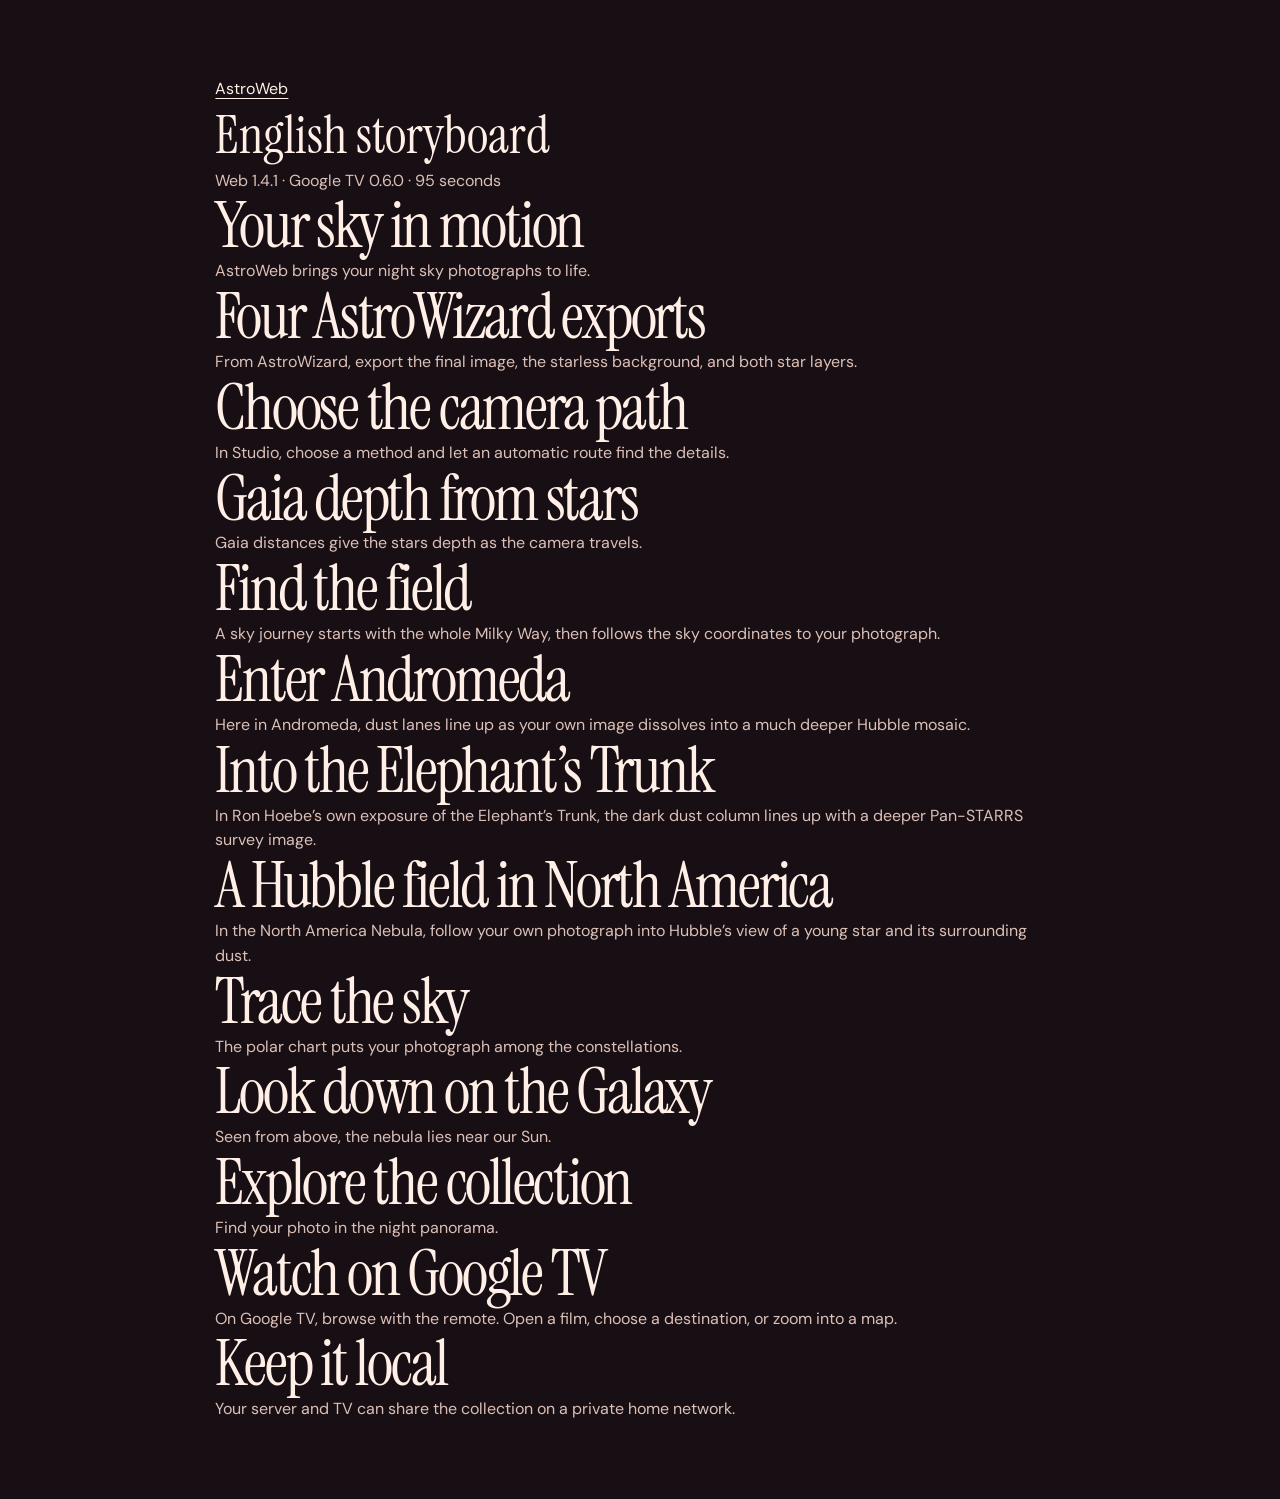
<file: pages/production/storyboard.html>
<!doctype html><html lang="en"><meta charset="utf-8"><meta name="viewport" content="width=device-width,initial-scale=1"><title>AstroWeb — English storyboard</title><link rel="stylesheet" href="../site.css"><main class="wrap section sources"><a href="../index.html">AstroWeb</a><h1>English storyboard</h1><p>Web 1.4.1 · Google TV 0.6.0 · 95 seconds</p><section><h2>Your sky in motion</h2><p>AstroWeb brings your night sky photographs to life.</p></section>
<section><h2>Four AstroWizard exports</h2><p>From AstroWizard, export the final image, the starless background, and both star layers.</p></section>
<section><h2>Choose the camera path</h2><p>In Studio, choose a method and let an automatic route find the details.</p></section>
<section><h2>Gaia depth from stars</h2><p>Gaia distances give the stars depth as the camera travels.</p></section>
<section><h2>Find the field</h2><p>A sky journey starts with the whole Milky Way, then follows the sky coordinates to your photograph.</p></section>
<section><h2>Enter Andromeda</h2><p>Here in Andromeda, dust lanes line up as your own image dissolves into a much deeper Hubble mosaic.</p></section>
<section><h2>Into the Elephant’s Trunk</h2><p>In Ron Hoebe’s own exposure of the Elephant’s Trunk, the dark dust column lines up with a deeper Pan-STARRS survey image.</p></section>
<section><h2>A Hubble field in North America</h2><p>In the North America Nebula, follow your own photograph into Hubble’s view of a young star and its surrounding dust.</p></section>
<section><h2>Trace the sky</h2><p>The polar chart puts your photograph among the constellations.</p></section>
<section><h2>Look down on the Galaxy</h2><p>Seen from above, the nebula lies near our Sun.</p></section>
<section><h2>Explore the collection</h2><p>Find your photo in the night panorama.</p></section>
<section><h2>Watch on Google TV</h2><p>On Google TV, browse with the remote. Open a film, choose a destination, or zoom into a map.</p></section>
<section><h2>Keep it local</h2><p>Your server and TV can share the collection on a private home network.</p></section></main></html>
</file>
<file: pages/site.css>
@font-face{font-family:Instrument;src:url(fonts/display.ttf) format('truetype');font-display:swap}@font-face{font-family:DM;src:url(fonts/sans.ttf) format('truetype');font-weight:100 1000;font-display:swap}
:root{color-scheme:dark;--ink:#180f14;--deep:#100b0d;--panel:#28191f;--line:#60434a;--coral:#ed998a;--light:#ffefe6;--muted:#dcc0b8;--copper:#85423b;--space:clamp(24px,5.5vw,90px);font:16px/1.55 DM,system-ui,sans-serif;color:var(--light);background:var(--ink)}
*{box-sizing:border-box}body,h1,h2,h3,p,figure{margin:0}html{scroll-behavior:smooth;scroll-padding-top:70px}a{color:inherit;text-underline-offset:4px}button,select{font:inherit;color:inherit}button{cursor:pointer}img,video{display:block;max-width:100%}.wrap{width:min(1530px,100%);padding-inline:var(--space);margin-inline:auto}.skip{position:fixed;left:1rem;top:-4rem;background:var(--light);color:var(--ink);padding:.4rem;z-index:10}.skip:focus{top:.5rem}:focus-visible{outline:3px solid #ffd1bc;outline-offset:3px}
.nav{position:sticky;top:0;z-index:5;border-bottom:1px solid #67494c55;background:#180f14f2}.nav-inner,nav,.brand,.buttons,.release-links{display:flex;align-items:center}.nav-inner{height:64px;gap:32px}.brand{text-decoration:none;gap:9px;font-weight:650;font-size:22px;letter-spacing:-.06em}.nav nav{gap:27px;margin-left:auto}.nav a:not(.brand){font-size:14px;text-decoration:none}.repo{border:1px solid var(--line);border-radius:20px;padding:5px 14px}.nav a:hover,.download:hover,.release-links a:hover{color:var(--coral)}
.hero{position:relative;isolation:isolate;min-height:clamp(490px,64vh,690px);display:flex;align-items:center;background:var(--deep);overflow:hidden}.hero-photo{position:absolute;inset:0 0 0 auto;width:85%;height:100%;object-fit:cover;object-position:62% 48%;z-index:-3}.hero:after{content:"";position:absolute;inset:0;z-index:-2;background:linear-gradient(90deg,#160e13 2%,#180f14ed 17%,#180f14b0 35%,#180f1422 64%,transparent),linear-gradient(0deg,#120b10ba,transparent 23%)}.hero-content{padding-block:49px 66px}.hero h1{font:400 clamp(76px,8vw,126px)/.87 Instrument,Georgia,serif;letter-spacing:-.045em}.hero h1 em{color:#ffc3ae;font-style:normal}.hero-content>p{margin:22px 0 26px;max-width:410px;font-size:17px;color:#f5ddd4}.buttons{gap:14px;flex-wrap:wrap}.primary,.ghost,.download,.switches button{border:1px solid var(--line);border-radius:100px;text-decoration:none;font-weight:600}.primary,.ghost{display:inline-flex;align-items:center;gap:12px;padding:10px 19px;font-size:14px}.primary{background:var(--coral);border-color:var(--coral);color:#29171b}.ghost{background:#23151bd9;color:var(--light)}.primary:hover{background:#ffc1af}.ghost:hover{border-color:var(--coral)}.hero-caption{position:absolute;bottom:27px;right:var(--space);display:flex;gap:10px;align-items:center;text-shadow:0 1px 6px black}.hero-caption small,.hero-caption strong{display:block}.hero-caption small{font-size:12px;color:var(--muted)}.cross{font-size:32px;color:var(--coral)}
.section{padding-block:clamp(48px,6vw,94px)}.section-head,.editing{display:grid;grid-template-columns:1fr minmax(280px,.72fr);gap:36px;align-items:end;margin-bottom:28px}.kicker{text-transform:uppercase;letter-spacing:.19em;font-size:11px;font-weight:700;color:var(--coral);margin-bottom:7px}h2{font:400 clamp(42px,5vw,70px)/1.03 Instrument,Georgia,serif;letter-spacing:-.035em}.section-head>p,.editing p,.note,.install-content p,.film-info+p,.layers figcaption p{color:var(--muted)}.section-head>p{max-width:42em}.band{background:linear-gradient(120deg,#2a1b21,#21151a 65%);border-block:1px solid #4a353b}.switches{display:flex;gap:8px;overflow-x:auto;padding:5px 3px 13px;margin-left:-3px}.switches button{white-space:nowrap;background:transparent;padding:6px 15px;font-size:13px;color:var(--muted)}.switches button[aria-pressed=true]{background:var(--coral);color:var(--ink);border-color:var(--coral)}
.cinema{display:grid;grid-template-columns:minmax(0,2fr) minmax(260px,1fr);gap:clamp(18px,3vw,45px);align-items:start}.feature video,.feature>img{width:100%;aspect-ratio:16/9;object-fit:contain;background:#080507;border-radius:10px}.film-info{display:flex;justify-content:space-between;align-items:center;gap:12px;margin:18px 0 8px}.film-info h3{font:400 34px/1.1 Instrument,Georgia,serif}.film-info .kicker{margin:0 0 4px}.download{font-size:12px;padding:5px 12px;flex-shrink:0}.credit{color:#c4a99e;font-size:12px;margin-top:9px}.playlist{max-height:clamp(310px,34vw,495px);overflow:auto;border-top:1px solid var(--line);scrollbar-color:var(--copper) transparent}.playlist button{width:100%;display:flex;align-items:center;gap:12px;text-align:left;background:transparent;border:0;border-bottom:1px solid #573e43;padding:11px 8px}.playlist img{width:83px;height:49px;object-fit:cover;border-radius:4px}.playlist button[aria-pressed=true]{background:#382328;box-shadow:inset 3px 0 var(--coral)}.playlist button strong,.playlist button small{display:block}.playlist small{color:var(--muted);font-size:12px}.playlist .arrow{margin-left:auto;color:var(--coral)}.playlist button:hover{background:#342227}
.layers{display:grid;grid-template-columns:repeat(4,minmax(0,1fr));gap:16px}.layers img{width:100%;aspect-ratio:4/3;object-fit:cover;border-radius:7px;background:#090608}.layers code{display:inline-block;color:var(--coral);padding:12px 0 3px;font-size:17px}.layers p{font-size:14px}.note{margin-top:25px;max-width:84ch}.screenshot{background:#23171b;border:1px solid #52383c;border-radius:10px;overflow:hidden}.screenshot button{display:block;width:100%;background:#0e0a0c;padding:0;border:0;cursor:zoom-in}.screenshot img{width:100%;max-height:650px;object-fit:contain}.screenshot figcaption{padding:12px 18px;color:var(--muted)}.install-content{max-width:85ch;padding:12px 0}.install-content h3{font:400 34px Instrument,serif;margin-bottom:8px}.install-content ol{padding-left:1.5em}.install-content li{padding-block:4px}.install-content pre{border-left:2px solid var(--coral);background:var(--ink);padding:12px 18px;overflow:auto;border-radius:0 7px 7px 0;color:#f5d1ba}.release-links{gap:20px;flex-wrap:wrap;margin-top:18px;color:var(--coral)}.editing{align-items:center;margin-bottom:0}.editing p:not(.kicker){margin-top:14px}.editing .buttons{justify-content:flex-end}.editing .buttons>a:not(.primary){font-size:13px}.editing{border-bottom:1px solid var(--line)}footer.wrap{display:flex;align-items:center;gap:22px;padding-block:20px}footer span{margin-left:auto;color:var(--muted);font-size:12px}footer>a:last-child{font-size:13px}
dialog{width:min(1100px,94vw);max-height:94vh;background:var(--deep);border:1px solid var(--line);padding:12px;border-radius:12px}dialog::backdrop{background:#090609de}dialog>button{display:block;margin:0 0 8px auto}dialog video,dialog img{width:100%;max-height:76vh;object-fit:contain}.sources{max-width:90ch}.sources p,.sources li{color:var(--muted)}.sources h3{margin:27px 0 6px}.sources h1{font:52px Instrument,Georgia,serif}
@media(max-width:780px){.nav-inner{gap:12px;height:auto;min-height:54px;flex-wrap:wrap;padding-block:7px}.nav nav{gap:14px}.nav .repo{display:none}.nav a:not(.brand){font-size:12px}.section-head,.editing{grid-template-columns:1fr;gap:14px}.hero-caption{bottom:13px}.cinema{grid-template-columns:1fr}.playlist{max-height:255px}.layers{grid-template-columns:1fr 1fr}.editing .buttons{justify-content:flex-start}.hero:after{background:linear-gradient(90deg,#180f14e8,#180f1480 70%,#180f1433)}.hero-photo{width:100%}.hero-content>p{max-width:355px}.hero-caption strong{font-size:13px}.nav .brand{font-size:19px}}
@media(max-width:495px){.nav nav{width:100%;justify-content:space-between;margin:0}.hero{min-height:485px}.hero-content{padding-top:28px}.hero h1{font-size:78px}.hero-content>p{font-size:16px}.hero-caption{right:20px}.film-info{align-items:start}.film-info h3{font-size:27px}.layers{gap:12px}.layers p{font-size:13px}.hero .buttons{gap:8px}.hero .buttons>*{padding:9px 13px}.wrap{padding-inline:20px}footer.wrap{gap:10px;flex-wrap:wrap}}
@media(prefers-reduced-motion:reduce){html{scroll-behavior:auto}*{transition:none!important}}
.prints{display:grid;grid-template-columns:repeat(3,minmax(0,1fr));gap:18px}.prints button{display:block;width:100%;border:none;padding:0;background:var(--deep);border-radius:8px;overflow:hidden;cursor:zoom-in}.prints img{width:100%;aspect-ratio:4/3;object-fit:cover}.prints figcaption{padding-top:10px}.prints small{display:block;color:var(--coral)}@media(max-width:650px){.prints{grid-template-columns:1fr}.prints img{aspect-ratio:16/9}}

.method-grid{display:grid;grid-template-columns:repeat(2,minmax(0,1fr));gap:28px 44px}.method-grid h3{font:400 30px/1.2 Instrument,Georgia,serif;margin-bottom:10px}.method-grid p,.method-grid li,.workflow{color:var(--muted)}.method-grid p+p{margin-top:12px}.method-grid ul{padding-left:1.2em}.method-grid li+li,.workflow li+li{margin-top:10px}.workflow{max-width:95ch;margin-top:28px;padding-left:1.3em}.version-links{display:flex;gap:20px;flex-wrap:wrap;margin-bottom:20px;color:var(--coral)}@media(max-width:650px){.method-grid{grid-template-columns:1fr;gap:24px}}

.explore-grid{display:grid;grid-template-columns:repeat(2,minmax(0,1fr));gap:38px 28px}.explore-grid img{width:100%;aspect-ratio:8/5;object-fit:contain;background:#100a0f;border:1px solid var(--line);border-radius:10px}.explore-grid h3{font:400 30px/1.2 Instrument,Georgia,serif;margin:16px 0 10px}.explore-grid p{color:var(--muted)}.explore-grid .credit{margin-top:12px}.calendar-story{margin-top:64px}.archive-story{margin-top:48px}@media(max-width:650px){.explore-grid{grid-template-columns:1fr}}
</file>
